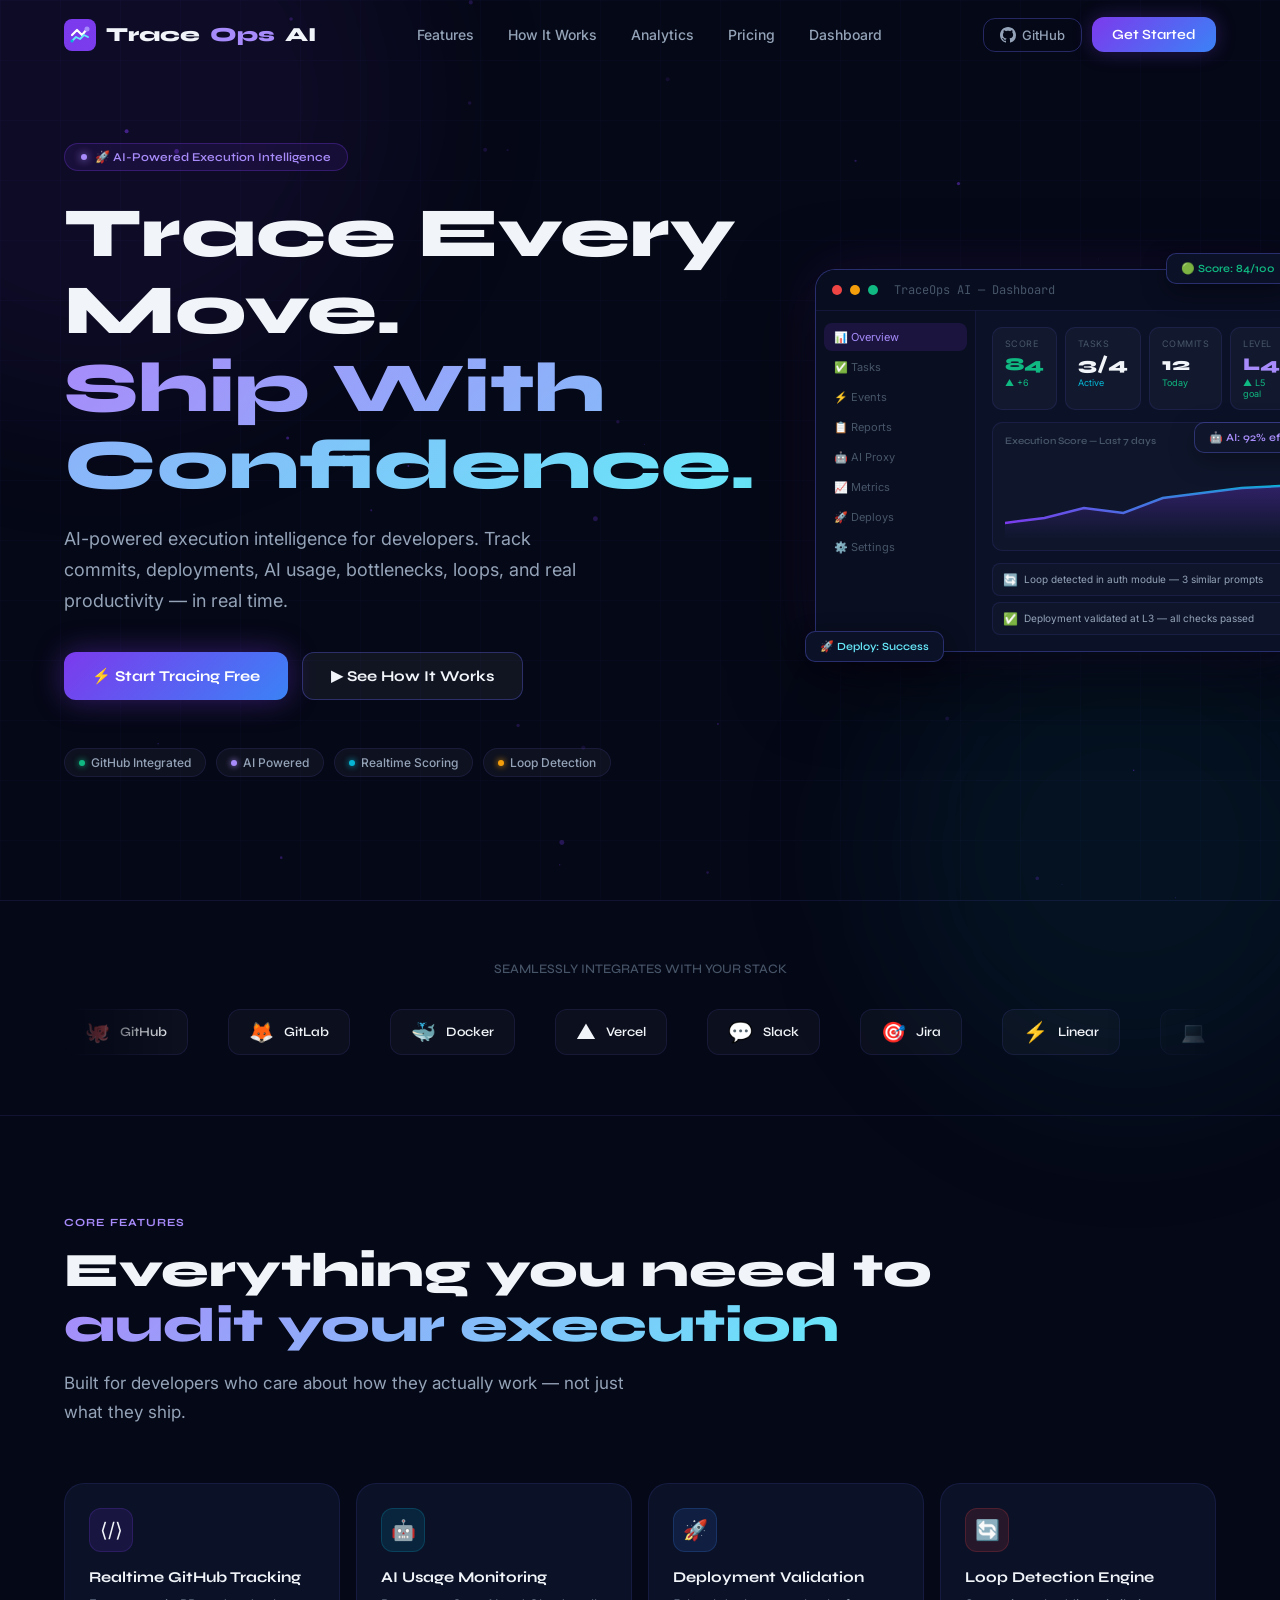
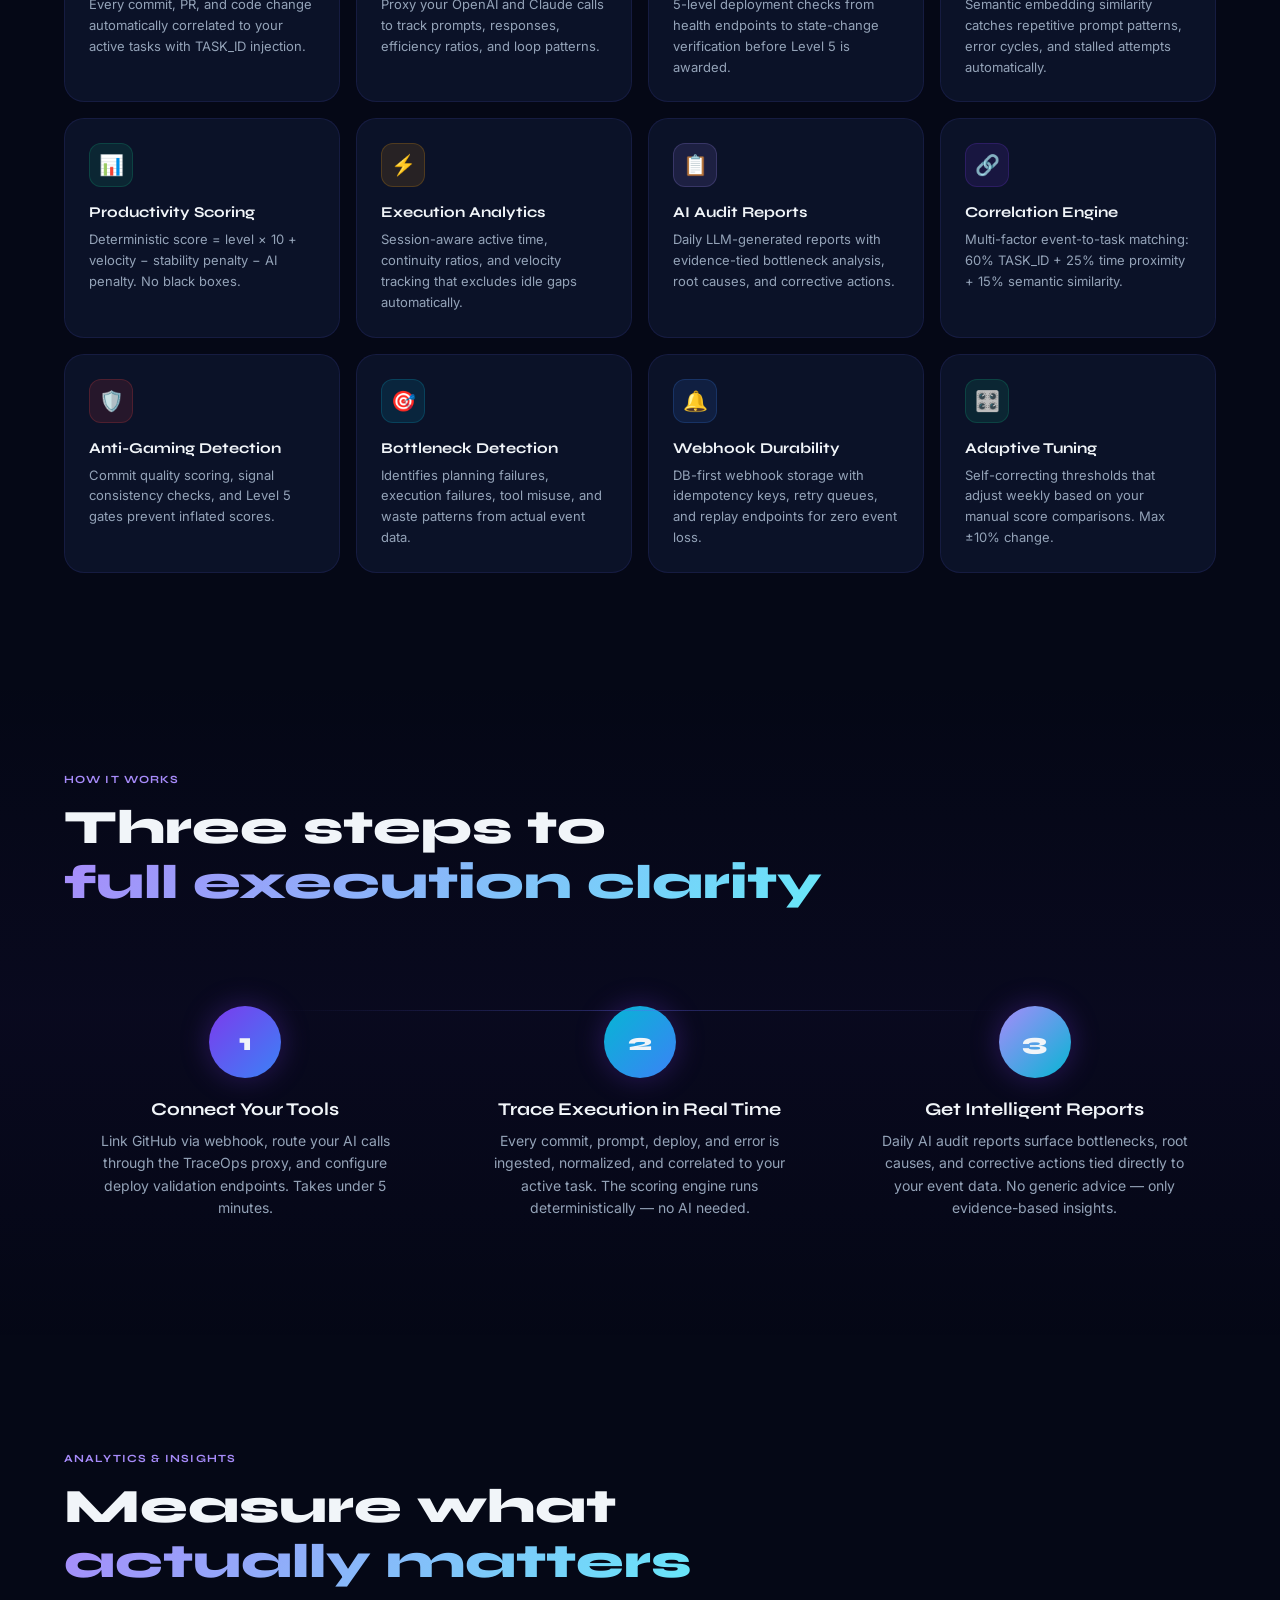
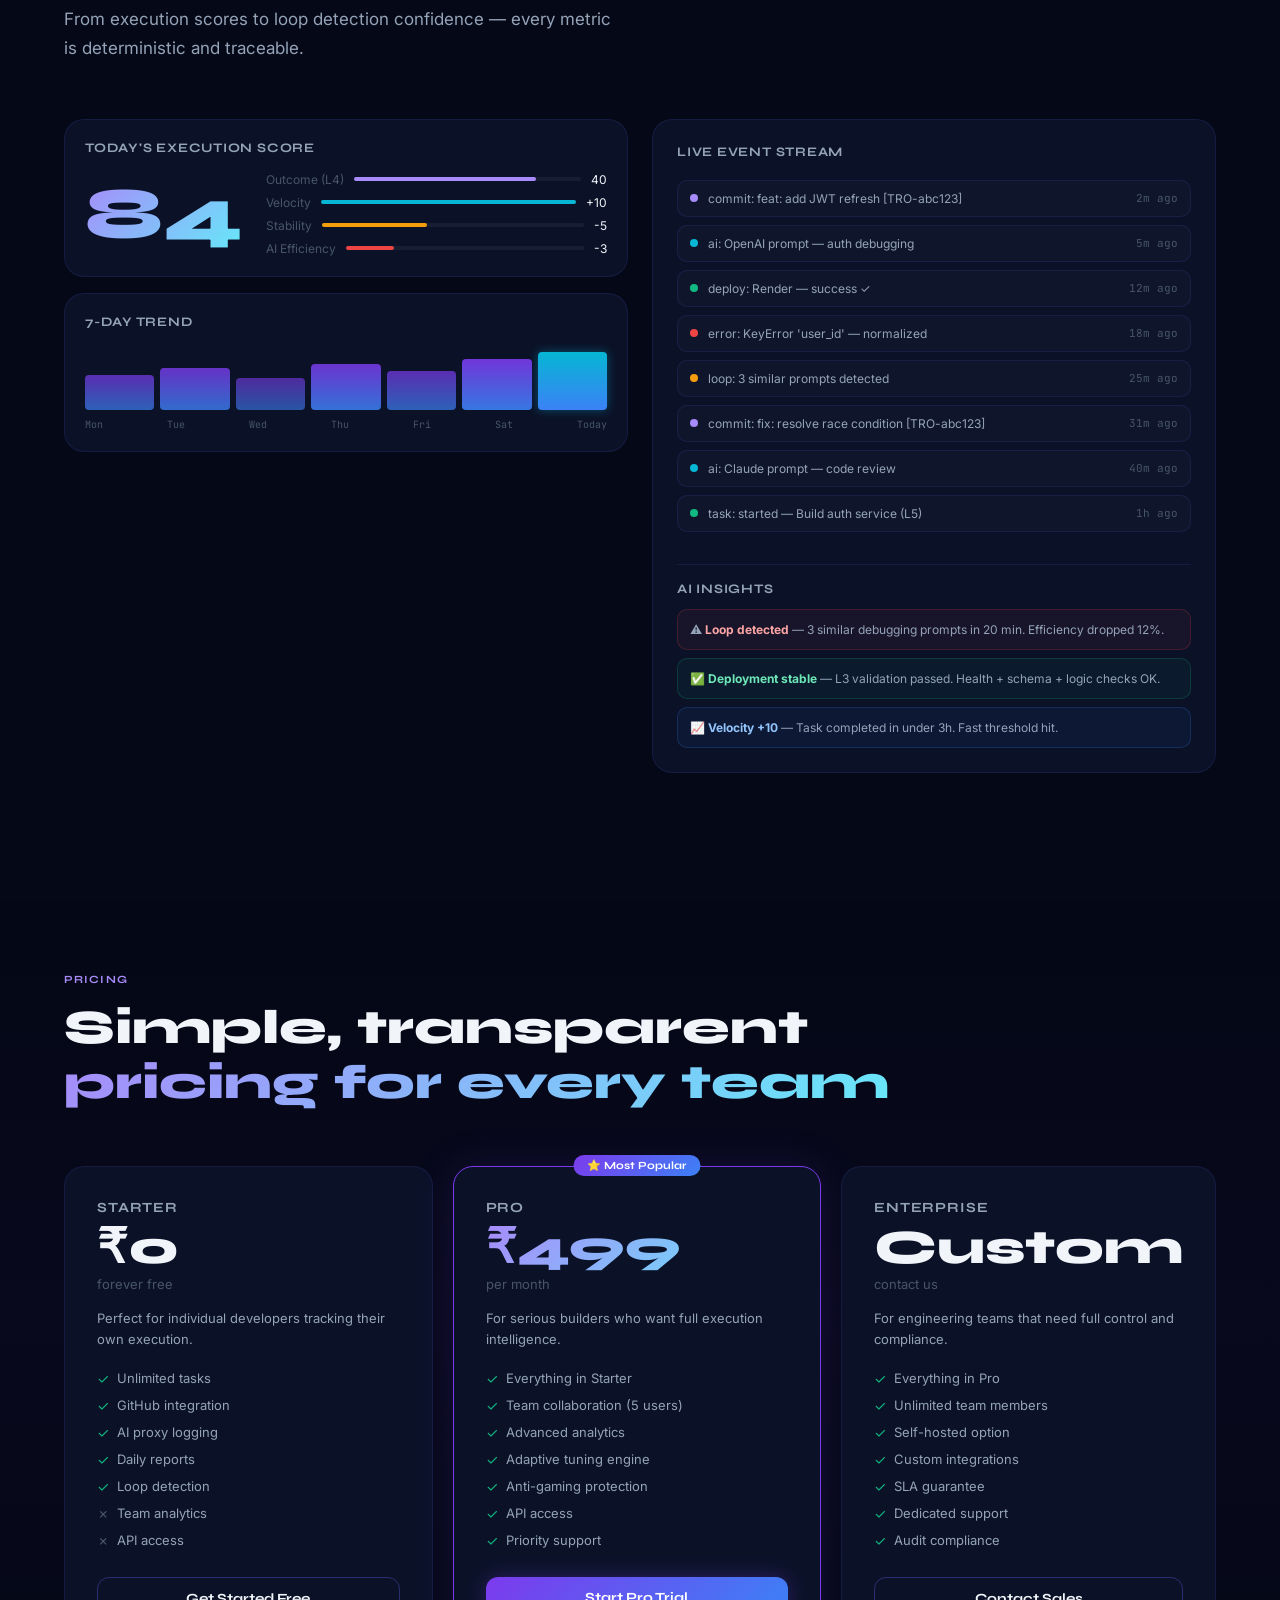
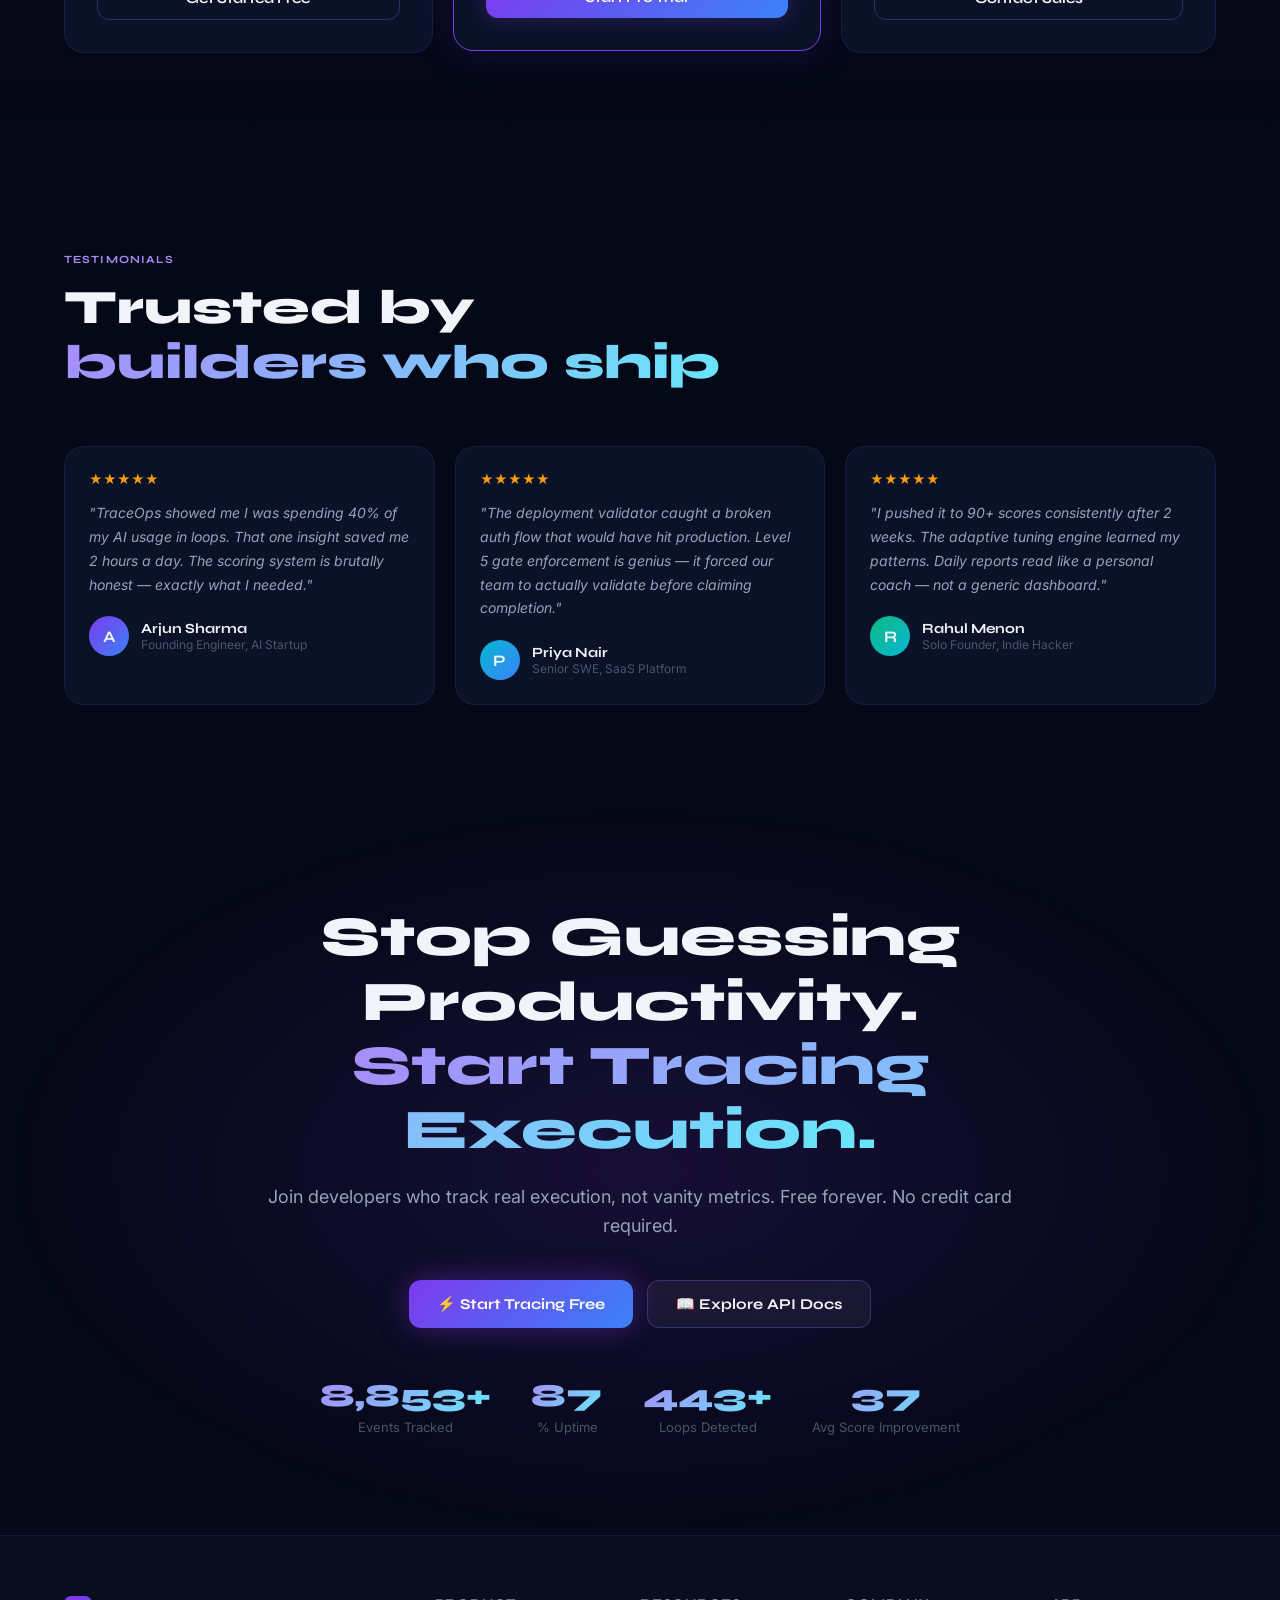
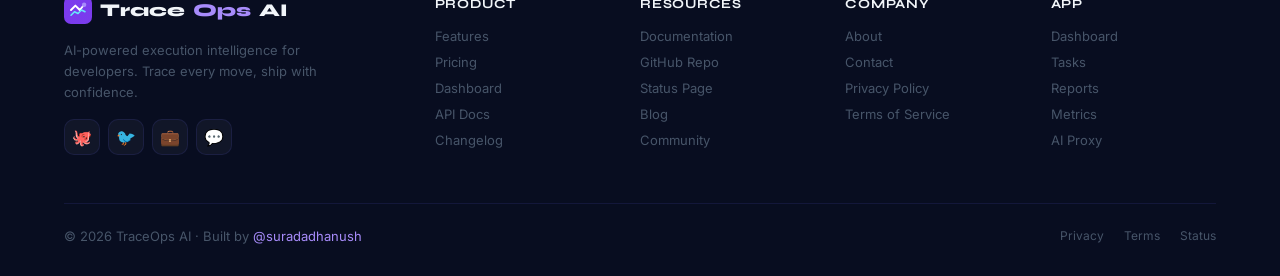
<file: static/index.html>
<!DOCTYPE html>
<html lang="en">
<head>
<meta charset="UTF-8"/>
<meta name="viewport" content="width=device-width, initial-scale=1.0"/>
<title>TraceOps AI — Trace Every Move. Ship With Confidence.</title>
<meta name="description" content="AI-powered execution intelligence for developers. Track commits, deployments, AI usage, bottlenecks and real productivity in real time."/>
<link rel="preconnect" href="https://fonts.googleapis.com"/>
<link rel="preconnect" href="https://fonts.gstatic.com" crossorigin/>
<link href="https://fonts.googleapis.com/css2?family=Syne:wght@400;500;600;700;800&family=JetBrains+Mono:wght@400;500&family=Inter:wght@300;400;500;600&display=swap" rel="stylesheet"/>
<style>
:root{--bg:#050816;--bg2:#080d20;--bg3:#0b1228;--purple:#7c3aed;--purple-l:#a78bfa;--blue:#3b82f6;--cyan:#06b6d4;--cyan-l:#67e8f9;--green:#10b981;--red:#ef4444;--yellow:#f59e0b;--text:#f1f5f9;--text2:#94a3b8;--text3:#475569;--border:rgba(99,102,241,.12);--borderb:rgba(99,102,241,.35);--r:12px;--rl:20px;}
*,*::before,*::after{box-sizing:border-box;margin:0;padding:0;}
html{scroll-behavior:smooth;}
body{font-family:'Inter',sans-serif;background:var(--bg);color:var(--text);overflow-x:hidden;-webkit-font-smoothing:antialiased;}
a{text-decoration:none;color:inherit;}
button{cursor:pointer;border:none;background:none;font-family:inherit;}

/* ── Particles bg ── */
#particles{position:fixed;inset:0;pointer-events:none;z-index:0;overflow:hidden;}
.particle{position:absolute;border-radius:50%;animation:float-p linear infinite;}
@keyframes float-p{0%{transform:translateY(100vh) rotate(0);opacity:0;}10%{opacity:1;}90%{opacity:1;}100%{transform:translateY(-100px) rotate(720deg);opacity:0;}}

/* ── Grid bg ── */
.grid-bg{position:fixed;inset:0;pointer-events:none;z-index:0;background-image:linear-gradient(rgba(99,102,241,.03) 1px,transparent 1px),linear-gradient(90deg,rgba(99,102,241,.03) 1px,transparent 1px);background-size:60px 60px;}
.orb{position:fixed;border-radius:50%;filter:blur(80px);pointer-events:none;z-index:0;animation:orb-float 8s ease-in-out infinite;}
.orb1{width:600px;height:600px;background:rgba(124,58,237,.08);top:-200px;left:-200px;}
.orb2{width:500px;height:500px;background:rgba(6,182,212,.06);bottom:-200px;right:-100px;animation-delay:-4s;}
@keyframes orb-float{0%,100%{transform:translate(0,0);}50%{transform:translate(30px,30px);}}

/* ── Navbar ── */
nav{position:fixed;top:0;left:0;right:0;z-index:100;padding:0 5%;height:70px;display:flex;align-items:center;justify-content:space-between;transition:background .3s,backdrop-filter .3s;border-bottom:1px solid transparent;}
nav.scrolled{background:rgba(5,8,22,.85);backdrop-filter:blur(20px);border-color:var(--border);}
.nav-logo{display:flex;align-items:center;gap:10px;font-family:'Syne',sans-serif;font-weight:800;font-size:20px;}
.nav-logo span{color:var(--purple-l);}
.nav-links{display:flex;align-items:center;gap:6px;}
.nav-links a{font-size:14px;font-weight:500;color:var(--text2);padding:8px 14px;border-radius:8px;transition:all .15s;}
.nav-links a:hover{color:var(--text);background:rgba(255,255,255,.05);}
.nav-actions{display:flex;align-items:center;gap:10px;}
.btn-nav{font-family:'Syne',sans-serif;font-size:14px;font-weight:600;padding:9px 20px;border-radius:var(--r);transition:all .2s;}
.btn-ghost-nav{color:var(--text2);}
.btn-ghost-nav:hover{color:var(--text);}
.btn-cta{background:linear-gradient(135deg,var(--purple),var(--blue));color:#fff;box-shadow:0 0 20px rgba(124,58,237,.3);}
.btn-cta:hover{transform:translateY(-1px);box-shadow:0 0 30px rgba(124,58,237,.5);}
.github-btn{display:flex;align-items:center;gap:6px;padding:8px 16px;border:1px solid var(--borderb);border-radius:var(--r);color:var(--text2);font-size:13px;font-weight:500;transition:all .2s;}
.github-btn:hover{color:var(--text);border-color:var(--purple-l);}
.hamburger{display:none;flex-direction:column;gap:5px;padding:8px;cursor:pointer;}
.hamburger span{width:22px;height:2px;background:var(--text2);border-radius:2px;transition:.2s;}
.mobile-menu{display:none;position:fixed;top:70px;left:0;right:0;background:rgba(8,13,32,.97);backdrop-filter:blur(20px);border-bottom:1px solid var(--border);padding:20px;z-index:99;}
.mobile-menu.open{display:block;}
.mobile-menu a{display:block;padding:12px 16px;color:var(--text2);font-size:15px;border-radius:var(--r);transition:all .15s;}
.mobile-menu a:hover{background:rgba(255,255,255,.05);color:var(--text);}

/* ── Hero ── */
.hero{position:relative;z-index:1;min-height:100vh;display:flex;align-items:center;padding:100px 5% 80px;}
.hero-inner{display:grid;grid-template-columns:1fr 1.1fr;gap:60px;align-items:center;max-width:1300px;margin:0 auto;width:100%;}
.hero-badge{display:inline-flex;align-items:center;gap:8px;background:rgba(124,58,237,.1);border:1px solid rgba(124,58,237,.3);border-radius:99px;padding:6px 16px;font-size:12px;font-weight:600;color:var(--purple-l);margin-bottom:24px;font-family:'Syne',sans-serif;}
.hero-badge::before{content:'';width:6px;height:6px;border-radius:50%;background:var(--purple-l);box-shadow:0 0 8px var(--purple-l);animation:pulse 2s infinite;}
@keyframes pulse{0%,100%{opacity:1;}50%{opacity:.4;}}
.hero-title{font-family:'Syne',sans-serif;font-size:clamp(40px,5.5vw,72px);font-weight:800;line-height:1.1;margin-bottom:20px;}
.hero-title .grad{background:linear-gradient(135deg,var(--purple-l),var(--cyan-l));-webkit-background-clip:text;-webkit-text-fill-color:transparent;background-clip:text;}
.hero-sub{font-size:18px;color:var(--text2);line-height:1.7;margin-bottom:36px;max-width:520px;}
.hero-btns{display:flex;gap:14px;flex-wrap:wrap;margin-bottom:48px;}
.btn-hero-primary{display:inline-flex;align-items:center;gap:8px;background:linear-gradient(135deg,var(--purple),var(--blue));color:#fff;padding:14px 28px;border-radius:var(--r);font-family:'Syne',sans-serif;font-size:15px;font-weight:700;box-shadow:0 0 30px rgba(124,58,237,.4);transition:all .2s;}
.btn-hero-primary:hover{transform:translateY(-2px);box-shadow:0 0 50px rgba(124,58,237,.6);}
.btn-hero-secondary{display:inline-flex;align-items:center;gap:8px;background:rgba(255,255,255,.05);color:var(--text);padding:14px 28px;border-radius:var(--r);border:1px solid var(--borderb);font-family:'Syne',sans-serif;font-size:15px;font-weight:700;transition:all .2s;}
.btn-hero-secondary:hover{border-color:var(--cyan);color:var(--cyan);}
.hero-tags{display:flex;flex-wrap:wrap;gap:10px;}
.hero-tag{display:flex;align-items:center;gap:6px;background:rgba(255,255,255,.04);border:1px solid var(--border);border-radius:99px;padding:6px 14px;font-size:12px;font-weight:500;color:var(--text2);}
.hero-tag-dot{width:6px;height:6px;border-radius:50%;}

/* ── Dashboard mockup ── */
.dashboard-mockup{position:relative;animation:float-up 6s ease-in-out infinite;}
@keyframes float-up{0%,100%{transform:translateY(0);}50%{transform:translateY(-12px);}}
.mockup-frame{background:var(--bg3);border:1px solid var(--borderb);border-radius:var(--rl);overflow:hidden;box-shadow:0 24px 80px rgba(0,0,0,.6),0 0 60px rgba(124,58,237,.15);}
.mockup-titlebar{background:var(--bg2);padding:12px 16px;display:flex;align-items:center;gap:8px;border-bottom:1px solid var(--border);}
.mockup-dot{width:10px;height:10px;border-radius:50%;}
.mockup-title{font-family:'JetBrains Mono',monospace;font-size:12px;color:var(--text3);margin-left:8px;}
.mockup-content{display:grid;grid-template-columns:160px 1fr;min-height:340px;}
.mockup-sidebar{background:rgba(0,0,0,.2);border-right:1px solid var(--border);padding:12px 8px;display:flex;flex-direction:column;gap:2px;}
.mockup-nav-item{padding:7px 10px;border-radius:8px;font-size:11px;color:var(--text3);display:flex;align-items:center;gap:6px;}
.mockup-nav-item.active{background:rgba(124,58,237,.15);color:var(--purple-l);}
.mockup-main{padding:16px;display:flex;flex-direction:column;gap:12px;}
.mockup-stats{display:grid;grid-template-columns:repeat(4,1fr);gap:8px;}
.mockup-stat{background:rgba(255,255,255,.03);border:1px solid var(--border);border-radius:10px;padding:10px 12px;}
.mockup-stat-label{font-size:9px;color:var(--text3);text-transform:uppercase;letter-spacing:.05em;margin-bottom:4px;}
.mockup-stat-value{font-family:'Syne',sans-serif;font-size:18px;font-weight:800;}
.mockup-stat-delta{font-size:9px;color:var(--green);margin-top:2px;}
.mockup-chart-area{background:rgba(255,255,255,.02);border:1px solid var(--border);border-radius:10px;padding:12px;flex:1;min-height:100px;position:relative;overflow:hidden;}
.chart-label{font-size:10px;color:var(--text3);margin-bottom:8px;font-family:'Syne',sans-serif;font-weight:600;}
.chart-line{position:absolute;bottom:12px;left:12px;right:12px;height:60px;}
.chart-line svg{width:100%;height:100%;}
.mockup-insights{display:flex;flex-direction:column;gap:6px;}
.insight-item{background:rgba(255,255,255,.02);border:1px solid var(--border);border-radius:8px;padding:8px 10px;font-size:10px;color:var(--text2);display:flex;align-items:center;gap:6px;}
.insight-icon{font-size:12px;}

/* Floating badges */
.float-badge{position:absolute;background:var(--bg3);border:1px solid var(--borderb);border-radius:10px;padding:8px 14px;font-size:11px;font-weight:600;font-family:'Syne',sans-serif;box-shadow:0 8px 24px rgba(0,0,0,.4);white-space:nowrap;}
.fb1{top:-16px;right:20px;color:var(--green);animation:float-up 3s ease-in-out infinite;}
.fb2{bottom:-10px;left:-10px;color:var(--cyan-l);animation:float-up 4s ease-in-out infinite .5s;}
.fb3{top:40%;right:-20px;color:var(--purple-l);animation:float-up 5s ease-in-out infinite 1s;}

/* ── Integrations ── */
.integrations{position:relative;z-index:1;padding:60px 5%;border-top:1px solid var(--border);border-bottom:1px solid var(--border);overflow:hidden;}
.integ-label{text-align:center;font-size:13px;color:var(--text3);font-weight:500;margin-bottom:32px;font-family:'Syne',sans-serif;}
.marquee-wrap{overflow:hidden;-webkit-mask:linear-gradient(90deg,transparent,black 10%,black 90%,transparent);}
.marquee{display:flex;gap:40px;animation:marquee 30s linear infinite;width:max-content;}
.marquee:hover{animation-play-state:paused;}
@keyframes marquee{to{transform:translateX(-50%);}}
.integ-item{display:flex;align-items:center;gap:10px;padding:10px 20px;background:rgba(255,255,255,.03);border:1px solid var(--border);border-radius:var(--r);white-space:nowrap;transition:all .2s;cursor:default;}
.integ-item:hover{border-color:var(--borderb);background:rgba(124,58,237,.08);}
.integ-icon{font-size:20px;}
.integ-name{font-size:13px;font-weight:600;font-family:'Syne',sans-serif;}

/* ── Sections shared ── */
section{position:relative;z-index:1;padding:100px 5%;}
.section-inner{max-width:1200px;margin:0 auto;}
.section-eyebrow{font-family:'Syne',sans-serif;font-size:11px;font-weight:700;text-transform:uppercase;letter-spacing:.1em;color:var(--purple-l);margin-bottom:14px;}
.section-title{font-family:'Syne',sans-serif;font-size:clamp(28px,4vw,48px);font-weight:800;line-height:1.15;margin-bottom:16px;}
.section-sub{font-size:17px;color:var(--text2);line-height:1.7;max-width:560px;}

/* ── Features grid ── */
.features-grid{display:grid;grid-template-columns:repeat(auto-fill,minmax(260px,1fr));gap:16px;margin-top:56px;}
.feat-card{background:var(--bg3);border:1px solid var(--border);border-radius:var(--rl);padding:24px;transition:all .25s;position:relative;overflow:hidden;}
.feat-card::before{content:'';position:absolute;inset:0;background:linear-gradient(135deg,rgba(124,58,237,.04),transparent);opacity:0;transition:.3s;}
.feat-card:hover{border-color:var(--borderb);transform:translateY(-4px);box-shadow:0 20px 40px rgba(0,0,0,.4),0 0 30px rgba(124,58,237,.08);}
.feat-card:hover::before{opacity:1;}
.feat-icon{width:44px;height:44px;border-radius:12px;background:rgba(124,58,237,.12);border:1px solid rgba(124,58,237,.2);display:flex;align-items:center;justify-content:center;font-size:20px;margin-bottom:16px;}
.feat-title{font-family:'Syne',sans-serif;font-size:15px;font-weight:700;margin-bottom:8px;}
.feat-desc{font-size:13px;color:var(--text2);line-height:1.6;}

/* ── How it works ── */
.how-steps{display:grid;grid-template-columns:repeat(3,1fr);gap:32px;margin-top:64px;position:relative;}
.how-steps::before{content:'';position:absolute;top:36px;left:calc(16.67% + 20px);right:calc(16.67% + 20px);height:1px;background:linear-gradient(90deg,transparent,var(--borderb),transparent);}
.step-card{text-align:center;padding:32px 24px;}
.step-num{width:72px;height:72px;border-radius:50%;background:linear-gradient(135deg,var(--purple),var(--blue));display:flex;align-items:center;justify-content:center;font-family:'Syne',sans-serif;font-size:24px;font-weight:800;margin:0 auto 20px;box-shadow:0 0 30px rgba(124,58,237,.3);}
.step-title{font-family:'Syne',sans-serif;font-size:18px;font-weight:700;margin-bottom:10px;}
.step-desc{font-size:14px;color:var(--text2);line-height:1.6;}

/* ── Analytics showcase ── */
.analytics-grid{display:grid;grid-template-columns:1fr 1fr;gap:24px;margin-top:56px;align-items:start;}
.analytics-left{display:flex;flex-direction:column;gap:16px;}
.analytics-card{background:var(--bg3);border:1px solid var(--border);border-radius:var(--rl);padding:20px;transition:border-color .2s;}
.analytics-card:hover{border-color:var(--borderb);}
.analytics-card-title{font-family:'Syne',sans-serif;font-size:13px;font-weight:700;margin-bottom:16px;color:var(--text2);text-transform:uppercase;letter-spacing:.06em;}
.score-showcase{display:flex;align-items:center;gap:24px;}
.score-big{font-family:'Syne',sans-serif;font-size:72px;font-weight:800;background:linear-gradient(135deg,var(--purple-l),var(--cyan-l));-webkit-background-clip:text;-webkit-text-fill-color:transparent;background-clip:text;line-height:1;}
.score-breakdown{display:flex;flex-direction:column;gap:8px;flex:1;}
.score-row{display:flex;align-items:center;justify-content:space-between;font-size:12px;}
.score-row-label{color:var(--text3);}
.score-bar{height:4px;border-radius:2px;flex:1;margin:0 10px;background:rgba(255,255,255,.05);}
.score-bar-fill{height:100%;border-radius:2px;}
.radar-chart{height:200px;display:flex;align-items:center;justify-content:center;}
.analytics-right{background:var(--bg3);border:1px solid var(--border);border-radius:var(--rl);padding:24px;display:flex;flex-direction:column;gap:16px;}
.event-stream{display:flex;flex-direction:column;gap:8px;}
.event-item{display:flex;align-items:center;gap:10px;padding:10px 12px;background:rgba(255,255,255,.02);border:1px solid var(--border);border-radius:10px;font-size:12px;transition:border-color .2s;}
.event-item:hover{border-color:var(--borderb);}
.event-dot{width:8px;height:8px;border-radius:50%;flex-shrink:0;}
.event-text{flex:1;color:var(--text2);}
.event-time{color:var(--text3);font-family:'JetBrains Mono',monospace;font-size:11px;}

/* ── Pricing ── */
.pricing-grid{display:grid;grid-template-columns:repeat(3,1fr);gap:20px;margin-top:56px;align-items:start;}
.pricing-card{background:var(--bg3);border:1px solid var(--border);border-radius:var(--rl);padding:32px;position:relative;transition:all .25s;}
.pricing-card.popular{border-color:var(--purple);box-shadow:0 0 40px rgba(124,58,237,.15);}
.pricing-card:hover{transform:translateY(-4px);}
.popular-tag{position:absolute;top:-12px;left:50%;transform:translateX(-50%);background:linear-gradient(135deg,var(--purple),var(--blue));color:#fff;font-size:11px;font-weight:700;padding:4px 14px;border-radius:99px;font-family:'Syne',sans-serif;white-space:nowrap;}
.plan-name{font-family:'Syne',sans-serif;font-size:14px;font-weight:700;text-transform:uppercase;letter-spacing:.06em;color:var(--text2);margin-bottom:8px;}
.plan-price{font-family:'Syne',sans-serif;font-size:48px;font-weight:800;line-height:1;margin-bottom:4px;}
.plan-period{font-size:13px;color:var(--text3);}
.plan-desc{font-size:13px;color:var(--text2);margin:16px 0;line-height:1.6;}
.plan-features{display:flex;flex-direction:column;gap:10px;margin:20px 0 28px;}
.plan-feature{display:flex;align-items:center;gap:8px;font-size:13px;color:var(--text2);}
.plan-feature .check{color:var(--green);font-size:14px;}
.plan-feature .cross{color:var(--text3);font-size:14px;}
.btn-plan{width:100%;padding:12px;border-radius:var(--r);font-family:'Syne',sans-serif;font-size:14px;font-weight:700;transition:all .2s;display:block;text-align:center;}
.btn-plan-primary{background:linear-gradient(135deg,var(--purple),var(--blue));color:#fff;box-shadow:0 0 20px rgba(124,58,237,.3);}
.btn-plan-primary:hover{box-shadow:0 0 30px rgba(124,58,237,.5);}
.btn-plan-outline{background:transparent;color:var(--text);border:1px solid var(--borderb);}
.btn-plan-outline:hover{border-color:var(--purple);color:var(--purple-l);}

/* ── Testimonials ── */
.testimonials-grid{display:grid;grid-template-columns:repeat(3,1fr);gap:20px;margin-top:56px;}
.testi-card{background:var(--bg3);border:1px solid var(--border);border-radius:var(--rl);padding:24px;transition:all .25s;}
.testi-card:hover{border-color:var(--borderb);transform:translateY(-3px);}
.testi-quote{font-size:14px;color:var(--text2);line-height:1.7;margin-bottom:20px;font-style:italic;}
.testi-author{display:flex;align-items:center;gap:12px;}
.testi-avatar{width:40px;height:40px;border-radius:50%;display:flex;align-items:center;justify-content:center;font-family:'Syne',sans-serif;font-weight:700;font-size:16px;flex-shrink:0;}
.testi-name{font-family:'Syne',sans-serif;font-size:14px;font-weight:700;}
.testi-role{font-size:12px;color:var(--text3);}
.stars{color:var(--yellow);font-size:13px;margin-bottom:14px;}

/* ── CTA Banner ── */
.cta-section{position:relative;z-index:1;padding:100px 5%;overflow:hidden;}
.cta-glow{position:absolute;inset:0;background:radial-gradient(ellipse at center,rgba(124,58,237,.15) 0%,transparent 70%);}
.cta-inner{max-width:800px;margin:0 auto;text-align:center;position:relative;z-index:1;}
.cta-title{font-family:'Syne',sans-serif;font-size:clamp(32px,5vw,56px);font-weight:800;line-height:1.15;margin-bottom:20px;}
.cta-sub{font-size:18px;color:var(--text2);margin-bottom:40px;line-height:1.6;}
.cta-btns{display:flex;gap:14px;justify-content:center;flex-wrap:wrap;}
.cta-stats{display:flex;gap:40px;justify-content:center;margin-top:48px;flex-wrap:wrap;}
.cta-stat{text-align:center;}
.cta-stat-val{font-family:'Syne',sans-serif;font-size:32px;font-weight:800;background:linear-gradient(135deg,var(--purple-l),var(--cyan-l));-webkit-background-clip:text;-webkit-text-fill-color:transparent;background-clip:text;}
.cta-stat-label{font-size:13px;color:var(--text3);margin-top:4px;}

/* ── Footer ── */
footer{position:relative;z-index:1;background:var(--bg2);border-top:1px solid var(--border);padding:60px 5% 32px;}
.footer-grid{display:grid;grid-template-columns:2fr 1fr 1fr 1fr 1fr;gap:40px;max-width:1200px;margin:0 auto;margin-bottom:48px;}
.footer-brand{display:flex;flex-direction:column;gap:16px;}
.footer-logo{display:flex;align-items:center;gap:8px;font-family:'Syne',sans-serif;font-weight:800;font-size:18px;}
.footer-logo span{color:var(--purple-l);}
.footer-tagline{font-size:13px;color:var(--text3);line-height:1.6;max-width:280px;}
.social-links{display:flex;gap:8px;}
.social-link{width:36px;height:36px;border-radius:10px;background:rgba(255,255,255,.04);border:1px solid var(--border);display:flex;align-items:center;justify-content:center;font-size:16px;color:var(--text3);transition:all .2s;}
.social-link:hover{border-color:var(--borderb);color:var(--text);}
.footer-col-title{font-family:'Syne',sans-serif;font-size:13px;font-weight:700;color:var(--text);margin-bottom:16px;text-transform:uppercase;letter-spacing:.06em;}
.footer-links{display:flex;flex-direction:column;gap:10px;}
.footer-links a{font-size:13px;color:var(--text3);transition:color .15s;}
.footer-links a:hover{color:var(--purple-l);}
.footer-bottom{max-width:1200px;margin:0 auto;padding-top:24px;border-top:1px solid var(--border);display:flex;align-items:center;justify-content:space-between;flex-wrap:gap;gap:12px;}
.footer-copy{font-size:13px;color:var(--text3);}
.footer-legal{display:flex;gap:20px;}
.footer-legal a{font-size:12px;color:var(--text3);transition:color .15s;}
.footer-legal a:hover{color:var(--purple-l);}

/* ── Responsive ── */
@media(max-width:1024px){.hero-inner{grid-template-columns:1fr;}.dashboard-mockup{display:none;}.analytics-grid{grid-template-columns:1fr;}.footer-grid{grid-template-columns:1fr 1fr;}.how-steps::before{display:none;}.how-steps{grid-template-columns:1fr;}.mockup-stats{grid-template-columns:1fr 1fr;}}
@media(max-width:768px){.nav-links,.nav-actions .btn-ghost-nav,.nav-actions .github-btn{display:none;}.hamburger{display:flex;}.hero{padding:80px 5% 60px;}.pricing-grid,.testimonials-grid{grid-template-columns:1fr;}.footer-grid{grid-template-columns:1fr;}.features-grid{grid-template-columns:1fr;}}
@media(max-width:640px){.hero-btns{flex-direction:column;}.cta-btns{flex-direction:column;align-items:center;}}

/* ── Logo SVG ── */
.logo-svg{width:32px;height:32px;}
</style>
</head>
<body>

<!-- Background -->
<div class="grid-bg"></div>
<div class="orb orb1"></div>
<div class="orb orb2"></div>
<canvas id="particles" aria-hidden="true"></canvas>

<!-- Toast -->
<div id="toast-container" style="position:fixed;bottom:24px;right:24px;display:flex;flex-direction:column;gap:8px;z-index:9999;"></div>

<!-- ── NAVBAR ── -->
<nav id="navbar">
  <a href="/" class="nav-logo">
    <svg class="logo-svg" viewBox="0 0 32 32" fill="none" xmlns="http://www.w3.org/2000/svg">
      <rect width="32" height="32" rx="8" fill="url(#lg1)"/>
      <path d="M8 16L13 11L18 16L23 10" stroke="white" stroke-width="2.2" stroke-linecap="round" stroke-linejoin="round"/>
      <path d="M8 22L12 18L16 20L20 16L24 18" stroke="#67e8f9" stroke-width="1.8" stroke-linecap="round" stroke-linejoin="round"/>
      <circle cx="23" cy="10" r="2.5" fill="#a78bfa"/>
      <circle cx="8" cy="22" r="1.5" fill="#06b6d4"/>
      <defs>
        <linearGradient id="lg1" x1="0" y1="0" x2="32" y2="32">
          <stop stop-color="#7c3aed"/>
          <stop offset="1" stop-color="#3b82f6"/>
        </linearGradient>
      </defs>
    </svg>
    Trace<span>Ops</span> AI
  </a>
  <div class="nav-links">
    <a href="#features">Features</a>
    <a href="#how-it-works">How It Works</a>
    <a href="#analytics">Analytics</a>
    <a href="#pricing">Pricing</a>
    <a href="/app/dashboard">Dashboard</a>
  </div>
  <div class="nav-actions">
    <a href="https://github.com/suradadhanush/TraceOps-AI" target="_blank" class="github-btn">
      <svg width="16" height="16" viewBox="0 0 24 24" fill="currentColor"><path d="M12 0C5.37 0 0 5.37 0 12c0 5.31 3.435 9.795 8.205 11.385.6.105.825-.255.825-.57 0-.285-.015-1.23-.015-2.235-3.015.555-3.795-.735-4.035-1.41-.135-.345-.72-1.41-1.23-1.695-.42-.225-1.02-.78-.015-.795.945-.015 1.62.87 1.845 1.23 1.08 1.815 2.805 1.305 3.495.99.105-.78.42-1.305.765-1.605-2.67-.3-5.46-1.335-5.46-5.925 0-1.305.465-2.385 1.23-3.225-.12-.3-.54-1.53.12-3.18 0 0 1.005-.315 3.3 1.23.96-.27 1.98-.405 3-.405s2.04.135 3 .405c2.295-1.56 3.3-1.23 3.3-1.23.66 1.65.24 2.88.12 3.18.765.84 1.23 1.905 1.23 3.225 0 4.605-2.805 5.625-5.475 5.925.435.375.81 1.095.81 2.22 0 1.605-.015 2.895-.015 3.3 0 .315.225.69.825.57A12.02 12.02 0 0 0 24 12c0-6.63-5.37-12-12-12z"/></svg>
      GitHub
    </a>
    <a href="/app/dashboard" class="btn-nav btn-cta">Get Started</a>
    <div class="hamburger" id="hamburger" onclick="toggleMobile()">
      <span></span><span></span><span></span>
    </div>
  </div>
</nav>

<div class="mobile-menu" id="mobile-menu">
  <a href="#features" onclick="toggleMobile()">Features</a>
  <a href="#how-it-works" onclick="toggleMobile()">How It Works</a>
  <a href="#analytics" onclick="toggleMobile()">Analytics</a>
  <a href="#pricing" onclick="toggleMobile()">Pricing</a>
  <a href="/app/dashboard" style="color:var(--purple-l);font-weight:700;">Open Dashboard →</a>
</div>

<!-- ── HERO ── -->
<section class="hero">
  <div class="hero-inner">
    <div class="hero-text">
      <div class="hero-badge">🚀 AI-Powered Execution Intelligence</div>
      <h1 class="hero-title">Trace Every Move.<br><span class="grad">Ship With Confidence.</span></h1>
      <p class="hero-sub">AI-powered execution intelligence for developers. Track commits, deployments, AI usage, bottlenecks, loops, and real productivity — in real time.</p>
      <div class="hero-btns">
        <a href="/app/dashboard" class="btn-hero-primary">⚡ Start Tracing Free</a>
        <a href="#how-it-works" class="btn-hero-secondary">▶ See How It Works</a>
      </div>
      <div class="hero-tags">
        <div class="hero-tag"><div class="hero-tag-dot" style="background:var(--green);box-shadow:0 0 6px var(--green)"></div>GitHub Integrated</div>
        <div class="hero-tag"><div class="hero-tag-dot" style="background:var(--purple-l);box-shadow:0 0 6px var(--purple-l)"></div>AI Powered</div>
        <div class="hero-tag"><div class="hero-tag-dot" style="background:var(--cyan);box-shadow:0 0 6px var(--cyan)"></div>Realtime Scoring</div>
        <div class="hero-tag"><div class="hero-tag-dot" style="background:var(--yellow);box-shadow:0 0 6px var(--yellow)"></div>Loop Detection</div>
      </div>
    </div>
    <div class="dashboard-mockup">
      <div class="float-badge fb1">🟢 Score: 84/100</div>
      <div class="float-badge fb3">🤖 AI: 92% efficient</div>
      <div class="float-badge fb2">🚀 Deploy: Success</div>
      <div class="mockup-frame">
        <div class="mockup-titlebar">
          <div class="mockup-dot" style="background:#ef4444"></div>
          <div class="mockup-dot" style="background:#f59e0b"></div>
          <div class="mockup-dot" style="background:#10b981"></div>
          <span class="mockup-title">TraceOps AI — Dashboard</span>
        </div>
        <div class="mockup-content">
          <div class="mockup-sidebar">
            <div class="mockup-nav-item active">📊 Overview</div>
            <div class="mockup-nav-item">✅ Tasks</div>
            <div class="mockup-nav-item">⚡ Events</div>
            <div class="mockup-nav-item">📋 Reports</div>
            <div class="mockup-nav-item">🤖 AI Proxy</div>
            <div class="mockup-nav-item">📈 Metrics</div>
            <div class="mockup-nav-item">🚀 Deploys</div>
            <div class="mockup-nav-item">⚙️ Settings</div>
          </div>
          <div class="mockup-main">
            <div class="mockup-stats">
              <div class="mockup-stat"><div class="mockup-stat-label">Score</div><div class="mockup-stat-value" style="color:var(--green)">84</div><div class="mockup-stat-delta">▲ +6</div></div>
              <div class="mockup-stat"><div class="mockup-stat-label">Tasks</div><div class="mockup-stat-value">3/4</div><div class="mockup-stat-delta" style="color:var(--cyan)">Active</div></div>
              <div class="mockup-stat"><div class="mockup-stat-label">Commits</div><div class="mockup-stat-value">12</div><div class="mockup-stat-delta">Today</div></div>
              <div class="mockup-stat"><div class="mockup-stat-label">Level</div><div class="mockup-stat-value" style="color:var(--purple-l)">L4</div><div class="mockup-stat-delta">▲ L5 goal</div></div>
            </div>
            <div class="mockup-chart-area">
              <div class="chart-label">Execution Score — Last 7 days</div>
              <div class="chart-line">
                <svg viewBox="0 0 300 60" preserveAspectRatio="none">
                  <defs>
                    <linearGradient id="cg" x1="0" y1="0" x2="0" y2="1">
                      <stop offset="0%" stop-color="#7c3aed" stop-opacity="0.3"/>
                      <stop offset="100%" stop-color="#7c3aed" stop-opacity="0"/>
                    </linearGradient>
                  </defs>
                  <path d="M0 45 L43 40 L86 30 L129 35 L172 20 L215 15 L258 10 L300 8" stroke="url(#lineGrad)" stroke-width="2.5" fill="none" stroke-linecap="round"/>
                  <path d="M0 45 L43 40 L86 30 L129 35 L172 20 L215 15 L258 10 L300 8 L300 60 L0 60Z" fill="url(#cg)"/>
                  <defs><linearGradient id="lineGrad" x1="0" y1="0" x2="1" y2="0"><stop stop-color="#7c3aed"/><stop offset="1" stop-color="#06b6d4"/></linearGradient></defs>
                </svg>
              </div>
            </div>
            <div class="mockup-insights">
              <div class="insight-item"><span class="insight-icon">🔄</span>Loop detected in auth module — 3 similar prompts</div>
              <div class="insight-item"><span class="insight-icon">✅</span>Deployment validated at L3 — all checks passed</div>
            </div>
          </div>
        </div>
      </div>
    </div>
  </div>
</section>

<!-- ── INTEGRATIONS ── -->
<div class="integrations">
  <div class="integ-label">SEAMLESSLY INTEGRATES WITH YOUR STACK</div>
  <div class="marquee-wrap">
    <div class="marquee" id="marquee">
      <div class="integ-item"><span class="integ-icon">🐙</span><span class="integ-name">GitHub</span></div>
      <div class="integ-item"><span class="integ-icon">🦊</span><span class="integ-name">GitLab</span></div>
      <div class="integ-item"><span class="integ-icon">🐳</span><span class="integ-name">Docker</span></div>
      <div class="integ-item"><span class="integ-icon">▲</span><span class="integ-name">Vercel</span></div>
      <div class="integ-item"><span class="integ-icon">💬</span><span class="integ-name">Slack</span></div>
      <div class="integ-item"><span class="integ-icon">🎯</span><span class="integ-name">Jira</span></div>
      <div class="integ-item"><span class="integ-icon">⚡</span><span class="integ-name">Linear</span></div>
      <div class="integ-item"><span class="integ-icon">💻</span><span class="integ-name">VS Code</span></div>
      <div class="integ-item"><span class="integ-icon">🤖</span><span class="integ-name">OpenAI</span></div>
      <div class="integ-item"><span class="integ-icon">🧠</span><span class="integ-name">Claude AI</span></div>
      <div class="integ-item"><span class="integ-icon">🔴</span><span class="integ-name">Redis</span></div>
      <div class="integ-item"><span class="integ-icon">🐘</span><span class="integ-name">PostgreSQL</span></div>
      <!-- duplicate for seamless loop -->
      <div class="integ-item"><span class="integ-icon">🐙</span><span class="integ-name">GitHub</span></div>
      <div class="integ-item"><span class="integ-icon">🦊</span><span class="integ-name">GitLab</span></div>
      <div class="integ-item"><span class="integ-icon">🐳</span><span class="integ-name">Docker</span></div>
      <div class="integ-item"><span class="integ-icon">▲</span><span class="integ-name">Vercel</span></div>
      <div class="integ-item"><span class="integ-icon">💬</span><span class="integ-name">Slack</span></div>
      <div class="integ-item"><span class="integ-icon">🎯</span><span class="integ-name">Jira</span></div>
      <div class="integ-item"><span class="integ-icon">⚡</span><span class="integ-name">Linear</span></div>
      <div class="integ-item"><span class="integ-icon">💻</span><span class="integ-name">VS Code</span></div>
      <div class="integ-item"><span class="integ-icon">🤖</span><span class="integ-name">OpenAI</span></div>
      <div class="integ-item"><span class="integ-icon">🧠</span><span class="integ-name">Claude AI</span></div>
      <div class="integ-item"><span class="integ-icon">🔴</span><span class="integ-name">Redis</span></div>
      <div class="integ-item"><span class="integ-icon">🐘</span><span class="integ-name">PostgreSQL</span></div>
    </div>
  </div>
</div>

<!-- ── FEATURES ── -->
<section id="features">
  <div class="section-inner">
    <div class="section-eyebrow">Core Features</div>
    <h2 class="section-title">Everything you need to<br><span style="background:linear-gradient(135deg,var(--purple-l),var(--cyan-l));-webkit-background-clip:text;-webkit-text-fill-color:transparent;background-clip:text;">audit your execution</span></h2>
    <p class="section-sub">Built for developers who care about how they actually work — not just what they ship.</p>
    <div class="features-grid">
      <div class="feat-card"><div class="feat-icon">⟨/⟩</div><div class="feat-title">Realtime GitHub Tracking</div><div class="feat-desc">Every commit, PR, and code change automatically correlated to your active tasks with TASK_ID injection.</div></div>
      <div class="feat-card"><div class="feat-icon" style="background:rgba(6,182,212,.12);border-color:rgba(6,182,212,.2)">🤖</div><div class="feat-title">AI Usage Monitoring</div><div class="feat-desc">Proxy your OpenAI and Claude calls to track prompts, responses, efficiency ratios, and loop patterns.</div></div>
      <div class="feat-card"><div class="feat-icon" style="background:rgba(59,130,246,.12);border-color:rgba(59,130,246,.2)">🚀</div><div class="feat-title">Deployment Validation</div><div class="feat-desc">5-level deployment checks from health endpoints to state-change verification before Level 5 is awarded.</div></div>
      <div class="feat-card"><div class="feat-icon" style="background:rgba(239,68,68,.12);border-color:rgba(239,68,68,.2)">🔄</div><div class="feat-title">Loop Detection Engine</div><div class="feat-desc">Semantic embedding similarity catches repetitive prompt patterns, error cycles, and stalled attempts automatically.</div></div>
      <div class="feat-card"><div class="feat-icon" style="background:rgba(16,185,129,.12);border-color:rgba(16,185,129,.2)">📊</div><div class="feat-title">Productivity Scoring</div><div class="feat-desc">Deterministic score = level × 10 + velocity − stability penalty − AI penalty. No black boxes.</div></div>
      <div class="feat-card"><div class="feat-icon" style="background:rgba(245,158,11,.12);border-color:rgba(245,158,11,.2)">⚡</div><div class="feat-title">Execution Analytics</div><div class="feat-desc">Session-aware active time, continuity ratios, and velocity tracking that excludes idle gaps automatically.</div></div>
      <div class="feat-card"><div class="feat-icon" style="background:rgba(167,139,250,.12);border-color:rgba(167,139,250,.2)">📋</div><div class="feat-title">AI Audit Reports</div><div class="feat-desc">Daily LLM-generated reports with evidence-tied bottleneck analysis, root causes, and corrective actions.</div></div>
      <div class="feat-card"><div class="feat-icon">🔗</div><div class="feat-title">Correlation Engine</div><div class="feat-desc">Multi-factor event-to-task matching: 60% TASK_ID + 25% time proximity + 15% semantic similarity.</div></div>
      <div class="feat-card"><div class="feat-icon" style="background:rgba(239,68,68,.12);border-color:rgba(239,68,68,.2)">🛡️</div><div class="feat-title">Anti-Gaming Detection</div><div class="feat-desc">Commit quality scoring, signal consistency checks, and Level 5 gates prevent inflated scores.</div></div>
      <div class="feat-card"><div class="feat-icon" style="background:rgba(6,182,212,.12);border-color:rgba(6,182,212,.2)">🎯</div><div class="feat-title">Bottleneck Detection</div><div class="feat-desc">Identifies planning failures, execution failures, tool misuse, and waste patterns from actual event data.</div></div>
      <div class="feat-card"><div class="feat-icon" style="background:rgba(59,130,246,.12);border-color:rgba(59,130,246,.2)">🔔</div><div class="feat-title">Webhook Durability</div><div class="feat-desc">DB-first webhook storage with idempotency keys, retry queues, and replay endpoints for zero event loss.</div></div>
      <div class="feat-card"><div class="feat-icon" style="background:rgba(16,185,129,.12);border-color:rgba(16,185,129,.2)">🎛️</div><div class="feat-title">Adaptive Tuning</div><div class="feat-desc">Self-correcting thresholds that adjust weekly based on your manual score comparisons. Max ±10% change.</div></div>
    </div>
  </div>
</section>

<!-- ── HOW IT WORKS ── -->
<section id="how-it-works" style="background:linear-gradient(180deg,transparent,rgba(124,58,237,.04),transparent)">
  <div class="section-inner">
    <div class="section-eyebrow">How It Works</div>
    <h2 class="section-title">Three steps to<br><span style="background:linear-gradient(135deg,var(--purple-l),var(--cyan-l));-webkit-background-clip:text;-webkit-text-fill-color:transparent;background-clip:text;">full execution clarity</span></h2>
    <div class="how-steps">
      <div class="step-card">
        <div class="step-num">1</div>
        <div class="step-title">Connect Your Tools</div>
        <div class="step-desc">Link GitHub via webhook, route your AI calls through the TraceOps proxy, and configure deploy validation endpoints. Takes under 5 minutes.</div>
      </div>
      <div class="step-card">
        <div class="step-num" style="background:linear-gradient(135deg,var(--cyan),var(--blue))">2</div>
        <div class="step-title">Trace Execution in Real Time</div>
        <div class="step-desc">Every commit, prompt, deploy, and error is ingested, normalized, and correlated to your active task. The scoring engine runs deterministically — no AI needed.</div>
      </div>
      <div class="step-card">
        <div class="step-num" style="background:linear-gradient(135deg,var(--purple-l),var(--cyan))">3</div>
        <div class="step-title">Get Intelligent Reports</div>
        <div class="step-desc">Daily AI audit reports surface bottlenecks, root causes, and corrective actions tied directly to your event data. No generic advice — only evidence-based insights.</div>
      </div>
    </div>
  </div>
</section>

<!-- ── ANALYTICS ── -->
<section id="analytics">
  <div class="section-inner">
    <div class="section-eyebrow">Analytics & Insights</div>
    <h2 class="section-title">Measure what<br><span style="background:linear-gradient(135deg,var(--purple-l),var(--cyan-l));-webkit-background-clip:text;-webkit-text-fill-color:transparent;background-clip:text;">actually matters</span></h2>
    <p class="section-sub">From execution scores to loop detection confidence — every metric is deterministic and traceable.</p>
    <div class="analytics-grid">
      <div class="analytics-left">
        <div class="analytics-card">
          <div class="analytics-card-title">Today's Execution Score</div>
          <div class="score-showcase">
            <div class="score-big" id="hero-score">84</div>
            <div class="score-breakdown">
              <div class="score-row"><span class="score-row-label">Outcome (L4)</span><div class="score-bar"><div class="score-bar-fill" style="width:80%;background:var(--purple-l)"></div></div><span style="font-size:12px">40</span></div>
              <div class="score-row"><span class="score-row-label">Velocity</span><div class="score-bar"><div class="score-bar-fill" style="width:100%;background:var(--cyan)"></div></div><span style="font-size:12px">+10</span></div>
              <div class="score-row"><span class="score-row-label">Stability</span><div class="score-bar"><div class="score-bar-fill" style="width:40%;background:var(--yellow)"></div></div><span style="font-size:12px">-5</span></div>
              <div class="score-row"><span class="score-row-label">AI Efficiency</span><div class="score-bar"><div class="score-bar-fill" style="width:20%;background:var(--red)"></div></div><span style="font-size:12px">-3</span></div>
            </div>
          </div>
        </div>
        <div class="analytics-card">
          <div class="analytics-card-title">7-Day Trend</div>
          <div style="display:flex;align-items:flex-end;gap:6px;height:64px">
            <div style="flex:1;height:55%;background:linear-gradient(var(--purple),var(--blue));border-radius:4px;opacity:.7"></div>
            <div style="flex:1;height:65%;background:linear-gradient(var(--purple),var(--blue));border-radius:4px;opacity:.8"></div>
            <div style="flex:1;height:50%;background:linear-gradient(var(--purple),var(--blue));border-radius:4px;opacity:.6"></div>
            <div style="flex:1;height:72%;background:linear-gradient(var(--purple),var(--blue));border-radius:4px;opacity:.85"></div>
            <div style="flex:1;height:60%;background:linear-gradient(var(--purple),var(--blue));border-radius:4px;opacity:.7"></div>
            <div style="flex:1;height:80%;background:linear-gradient(var(--purple),var(--blue));border-radius:4px;opacity:.9"></div>
            <div style="flex:1;height:90%;background:linear-gradient(var(--cyan),var(--blue));border-radius:4px;box-shadow:0 0 10px rgba(6,182,212,.4)"></div>
          </div>
          <div style="display:flex;justify-content:space-between;margin-top:8px;font-size:10px;color:var(--text3);font-family:'JetBrains Mono',monospace">
            <span>Mon</span><span>Tue</span><span>Wed</span><span>Thu</span><span>Fri</span><span>Sat</span><span>Today</span>
          </div>
        </div>
      </div>
      <div class="analytics-right">
        <div style="font-family:'Syne',sans-serif;font-size:13px;font-weight:700;color:var(--text2);text-transform:uppercase;letter-spacing:.06em;margin-bottom:4px">Live Event Stream</div>
        <div class="event-stream" id="event-stream">
          <div class="event-item"><div class="event-dot" style="background:var(--purple-l)"></div><span class="event-text">commit: feat: add JWT refresh [TRO-abc123]</span><span class="event-time">2m ago</span></div>
          <div class="event-item"><div class="event-dot" style="background:var(--cyan)"></div><span class="event-text">ai: OpenAI prompt — auth debugging</span><span class="event-time">5m ago</span></div>
          <div class="event-item"><div class="event-dot" style="background:var(--green)"></div><span class="event-text">deploy: Render — success ✓</span><span class="event-time">12m ago</span></div>
          <div class="event-item"><div class="event-dot" style="background:var(--red)"></div><span class="event-text">error: KeyError 'user_id' — normalized</span><span class="event-time">18m ago</span></div>
          <div class="event-item"><div class="event-dot" style="background:var(--yellow)"></div><span class="event-text">loop: 3 similar prompts detected</span><span class="event-time">25m ago</span></div>
          <div class="event-item"><div class="event-dot" style="background:var(--purple-l)"></div><span class="event-text">commit: fix: resolve race condition [TRO-abc123]</span><span class="event-time">31m ago</span></div>
          <div class="event-item"><div class="event-dot" style="background:var(--cyan)"></div><span class="event-text">ai: Claude prompt — code review</span><span class="event-time">40m ago</span></div>
          <div class="event-item"><div class="event-dot" style="background:var(--green)"></div><span class="event-text">task: started — Build auth service (L5)</span><span class="event-time">1h ago</span></div>
        </div>
        <div style="margin-top:16px;padding-top:16px;border-top:1px solid var(--border)">
          <div style="font-family:'Syne',sans-serif;font-size:13px;font-weight:700;color:var(--text2);text-transform:uppercase;letter-spacing:.06em;margin-bottom:12px">AI Insights</div>
          <div style="display:flex;flex-direction:column;gap:8px">
            <div style="background:rgba(239,68,68,.06);border:1px solid rgba(239,68,68,.2);border-radius:10px;padding:12px;font-size:12px;color:var(--text2)">⚠️ <strong style="color:#fca5a5">Loop detected</strong> — 3 similar debugging prompts in 20 min. Efficiency dropped 12%.</div>
            <div style="background:rgba(16,185,129,.06);border:1px solid rgba(16,185,129,.2);border-radius:10px;padding:12px;font-size:12px;color:var(--text2)">✅ <strong style="color:#6ee7b7">Deployment stable</strong> — L3 validation passed. Health + schema + logic checks OK.</div>
            <div style="background:rgba(59,130,246,.06);border:1px solid rgba(59,130,246,.2);border-radius:10px;padding:12px;font-size:12px;color:var(--text2)">📈 <strong style="color:#93c5fd">Velocity +10</strong> — Task completed in under 3h. Fast threshold hit.</div>
          </div>
        </div>
      </div>
    </div>
  </div>
</section>

<!-- ── PRICING ── -->
<section id="pricing" style="background:linear-gradient(180deg,transparent,rgba(124,58,237,.03),transparent)">
  <div class="section-inner">
    <div class="section-eyebrow">Pricing</div>
    <h2 class="section-title">Simple, transparent<br><span style="background:linear-gradient(135deg,var(--purple-l),var(--cyan-l));-webkit-background-clip:text;-webkit-text-fill-color:transparent;background-clip:text;">pricing for every team</span></h2>
    <div class="pricing-grid">
      <div class="pricing-card">
        <div class="plan-name">Starter</div>
        <div class="plan-price">₹0</div>
        <div class="plan-period">forever free</div>
        <div class="plan-desc">Perfect for individual developers tracking their own execution.</div>
        <div class="plan-features">
          <div class="plan-feature"><span class="check">✓</span> Unlimited tasks</div>
          <div class="plan-feature"><span class="check">✓</span> GitHub integration</div>
          <div class="plan-feature"><span class="check">✓</span> AI proxy logging</div>
          <div class="plan-feature"><span class="check">✓</span> Daily reports</div>
          <div class="plan-feature"><span class="check">✓</span> Loop detection</div>
          <div class="plan-feature"><span class="cross" style="color:var(--text3)">✗</span> Team analytics</div>
          <div class="plan-feature"><span class="cross" style="color:var(--text3)">✗</span> API access</div>
        </div>
        <a href="/app/dashboard" class="btn-plan btn-plan-outline">Get Started Free</a>
      </div>
      <div class="pricing-card popular">
        <div class="popular-tag">⭐ Most Popular</div>
        <div class="plan-name">Pro</div>
        <div class="plan-price" style="background:linear-gradient(135deg,var(--purple-l),var(--cyan-l));-webkit-background-clip:text;-webkit-text-fill-color:transparent;background-clip:text;">₹499</div>
        <div class="plan-period">per month</div>
        <div class="plan-desc">For serious builders who want full execution intelligence.</div>
        <div class="plan-features">
          <div class="plan-feature"><span class="check">✓</span> Everything in Starter</div>
          <div class="plan-feature"><span class="check">✓</span> Team collaboration (5 users)</div>
          <div class="plan-feature"><span class="check">✓</span> Advanced analytics</div>
          <div class="plan-feature"><span class="check">✓</span> Adaptive tuning engine</div>
          <div class="plan-feature"><span class="check">✓</span> Anti-gaming protection</div>
          <div class="plan-feature"><span class="check">✓</span> API access</div>
          <div class="plan-feature"><span class="check">✓</span> Priority support</div>
        </div>
        <a href="/app/dashboard" class="btn-plan btn-plan-primary">Start Pro Trial</a>
      </div>
      <div class="pricing-card">
        <div class="plan-name">Enterprise</div>
        <div class="plan-price">Custom</div>
        <div class="plan-period">contact us</div>
        <div class="plan-desc">For engineering teams that need full control and compliance.</div>
        <div class="plan-features">
          <div class="plan-feature"><span class="check">✓</span> Everything in Pro</div>
          <div class="plan-feature"><span class="check">✓</span> Unlimited team members</div>
          <div class="plan-feature"><span class="check">✓</span> Self-hosted option</div>
          <div class="plan-feature"><span class="check">✓</span> Custom integrations</div>
          <div class="plan-feature"><span class="check">✓</span> SLA guarantee</div>
          <div class="plan-feature"><span class="check">✓</span> Dedicated support</div>
          <div class="plan-feature"><span class="check">✓</span> Audit compliance</div>
        </div>
        <a href="mailto:contact@traceops.ai" class="btn-plan btn-plan-outline">Contact Sales</a>
      </div>
    </div>
  </div>
</section>

<!-- ── TESTIMONIALS ── -->
<section>
  <div class="section-inner">
    <div class="section-eyebrow">Testimonials</div>
    <h2 class="section-title">Trusted by<br><span style="background:linear-gradient(135deg,var(--purple-l),var(--cyan-l));-webkit-background-clip:text;-webkit-text-fill-color:transparent;background-clip:text;">builders who ship</span></h2>
    <div class="testimonials-grid">
      <div class="testi-card">
        <div class="stars">★★★★★</div>
        <div class="testi-quote">"TraceOps showed me I was spending 40% of my AI usage in loops. That one insight saved me 2 hours a day. The scoring system is brutally honest — exactly what I needed."</div>
        <div class="testi-author"><div class="testi-avatar" style="background:linear-gradient(135deg,#7c3aed,#3b82f6)">A</div><div><div class="testi-name">Arjun Sharma</div><div class="testi-role">Founding Engineer, AI Startup</div></div></div>
      </div>
      <div class="testi-card">
        <div class="stars">★★★★★</div>
        <div class="testi-quote">"The deployment validator caught a broken auth flow that would have hit production. Level 5 gate enforcement is genius — it forced our team to actually validate before claiming completion."</div>
        <div class="testi-author"><div class="testi-avatar" style="background:linear-gradient(135deg,#06b6d4,#3b82f6)">P</div><div><div class="testi-name">Priya Nair</div><div class="testi-role">Senior SWE, SaaS Platform</div></div></div>
      </div>
      <div class="testi-card">
        <div class="stars">★★★★★</div>
        <div class="testi-quote">"I pushed it to 90+ scores consistently after 2 weeks. The adaptive tuning engine learned my patterns. Daily reports read like a personal coach — not a generic dashboard."</div>
        <div class="testi-author"><div class="testi-avatar" style="background:linear-gradient(135deg,#10b981,#06b6d4)">R</div><div><div class="testi-name">Rahul Menon</div><div class="testi-role">Solo Founder, Indie Hacker</div></div></div>
      </div>
    </div>
  </div>
</section>

<!-- ── CTA ── -->
<div class="cta-section">
  <div class="cta-glow"></div>
  <div class="cta-inner">
    <h2 class="cta-title">Stop Guessing Productivity.<br><span style="background:linear-gradient(135deg,var(--purple-l),var(--cyan-l));-webkit-background-clip:text;-webkit-text-fill-color:transparent;background-clip:text;">Start Tracing Execution.</span></h2>
    <p class="cta-sub">Join developers who track real execution, not vanity metrics. Free forever. No credit card required.</p>
    <div class="cta-btns">
      <a href="/app/dashboard" class="btn-hero-primary">⚡ Start Tracing Free</a>
      <a href="https://traceops-ai.onrender.com/docs" target="_blank" class="btn-hero-secondary">📖 Explore API Docs</a>
    </div>
    <div class="cta-stats">
      <div class="cta-stat"><div class="cta-stat-val" data-count="10000">0</div><div class="cta-stat-label">Events Tracked</div></div>
      <div class="cta-stat"><div class="cta-stat-val" data-count="98">0</div><div class="cta-stat-label">% Uptime</div></div>
      <div class="cta-stat"><div class="cta-stat-val" data-count="500">0</div><div class="cta-stat-label">Loops Detected</div></div>
      <div class="cta-stat"><div class="cta-stat-val" data-count="42">0</div><div class="cta-stat-label">Avg Score Improvement</div></div>
    </div>
  </div>
</div>

<!-- ── FOOTER ── -->
<footer>
  <div class="footer-grid">
    <div class="footer-brand">
      <div class="footer-logo">
        <svg width="28" height="28" viewBox="0 0 32 32" fill="none"><rect width="32" height="32" rx="8" fill="url(#flg)"/><path d="M8 16L13 11L18 16L23 10" stroke="white" stroke-width="2.2" stroke-linecap="round" stroke-linejoin="round"/><path d="M8 22L12 18L16 20L20 16L24 18" stroke="#67e8f9" stroke-width="1.8" stroke-linecap="round" stroke-linejoin="round"/><circle cx="23" cy="10" r="2.5" fill="#a78bfa"/><defs><linearGradient id="flg" x1="0" y1="0" x2="32" y2="32"><stop stop-color="#7c3aed"/><stop offset="1" stop-color="#3b82f6"/></linearGradient></defs></svg>
        Trace<span>Ops</span> AI
      </div>
      <div class="footer-tagline">AI-powered execution intelligence for developers. Trace every move, ship with confidence.</div>
      <div class="social-links">
        <a href="https://github.com/suradadhanush/TraceOps-AI" target="_blank" class="social-link">🐙</a>
        <a href="#" class="social-link">🐦</a>
        <a href="#" class="social-link">💼</a>
        <a href="#" class="social-link">💬</a>
      </div>
    </div>
    <div>
      <div class="footer-col-title">Product</div>
      <div class="footer-links">
        <a href="#features">Features</a>
        <a href="#pricing">Pricing</a>
        <a href="/app/dashboard">Dashboard</a>
        <a href="https://traceops-ai.onrender.com/docs" target="_blank">API Docs</a>
        <a href="#">Changelog</a>
      </div>
    </div>
    <div>
      <div class="footer-col-title">Resources</div>
      <div class="footer-links">
        <a href="#">Documentation</a>
        <a href="#">GitHub Repo</a>
        <a href="#">Status Page</a>
        <a href="#">Blog</a>
        <a href="#">Community</a>
      </div>
    </div>
    <div>
      <div class="footer-col-title">Company</div>
      <div class="footer-links">
        <a href="#">About</a>
        <a href="#">Contact</a>
        <a href="#">Privacy Policy</a>
        <a href="#">Terms of Service</a>
      </div>
    </div>
    <div>
      <div class="footer-col-title">App</div>
      <div class="footer-links">
        <a href="/app/dashboard">Dashboard</a>
        <a href="/app/tasks">Tasks</a>
        <a href="/app/reports">Reports</a>
        <a href="/app/metrics">Metrics</a>
        <a href="/app/proxy">AI Proxy</a>
      </div>
    </div>
  </div>
  <div class="footer-bottom">
    <div class="footer-copy">© 2026 TraceOps AI · Built by <a href="https://github.com/suradadhanush" style="color:var(--purple-l)">@suradadhanush</a></div>
    <div class="footer-legal">
      <a href="#">Privacy</a>
      <a href="#">Terms</a>
      <a href="https://traceops-ai.onrender.com/health" target="_blank">Status</a>
    </div>
  </div>
</footer>

<script>
// Navbar scroll effect
window.addEventListener('scroll',()=>{document.getElementById('navbar').classList.toggle('scrolled',window.scrollY>20);});

// Mobile menu
function toggleMobile(){document.getElementById('mobile-menu').classList.toggle('open');}

// Animated counters on scroll
const counters=document.querySelectorAll('[data-count]');
const observer=new IntersectionObserver(entries=>{
  entries.forEach(e=>{
    if(e.isIntersecting){
      const el=e.target,target=+el.dataset.count,suffix=el.dataset.count>99?'+':'';
      let start=Date.now();
      const tick=()=>{
        const p=Math.min((Date.now()-start)/1200,1),ease=1-Math.pow(1-p,3);
        el.textContent=Math.round(ease*target).toLocaleString()+suffix;
        if(p<1)requestAnimationFrame(tick);
      };
      requestAnimationFrame(tick);
      observer.unobserve(el);
    }
  });
},{threshold:0.5});
counters.forEach(c=>observer.observe(c));

// Particle canvas
(function(){
  const c=document.getElementById('particles'),ctx=c.getContext('2d');
  c.width=window.innerWidth;c.height=window.innerHeight;
  window.addEventListener('resize',()=>{c.width=window.innerWidth;c.height=window.innerHeight;});
  const pts=Array.from({length:40},()=>({x:Math.random()*c.width,y:Math.random()*c.height,r:Math.random()*2+.5,vx:(Math.random()-.5)*.3,vy:(Math.random()-.5)*.3,op:Math.random()*.4+.1}));
  function draw(){
    ctx.clearRect(0,0,c.width,c.height);
    pts.forEach(p=>{
      p.x+=p.vx;p.y+=p.vy;
      if(p.x<0)p.x=c.width;if(p.x>c.width)p.x=0;
      if(p.y<0)p.y=c.height;if(p.y>c.height)p.y=0;
      ctx.beginPath();ctx.arc(p.x,p.y,p.r,0,Math.PI*2);
      ctx.fillStyle=`rgba(124,58,237,${p.op})`;ctx.fill();
    });
    requestAnimationFrame(draw);
  }
  draw();
})();
</script>
</body>
</html>
</file>
